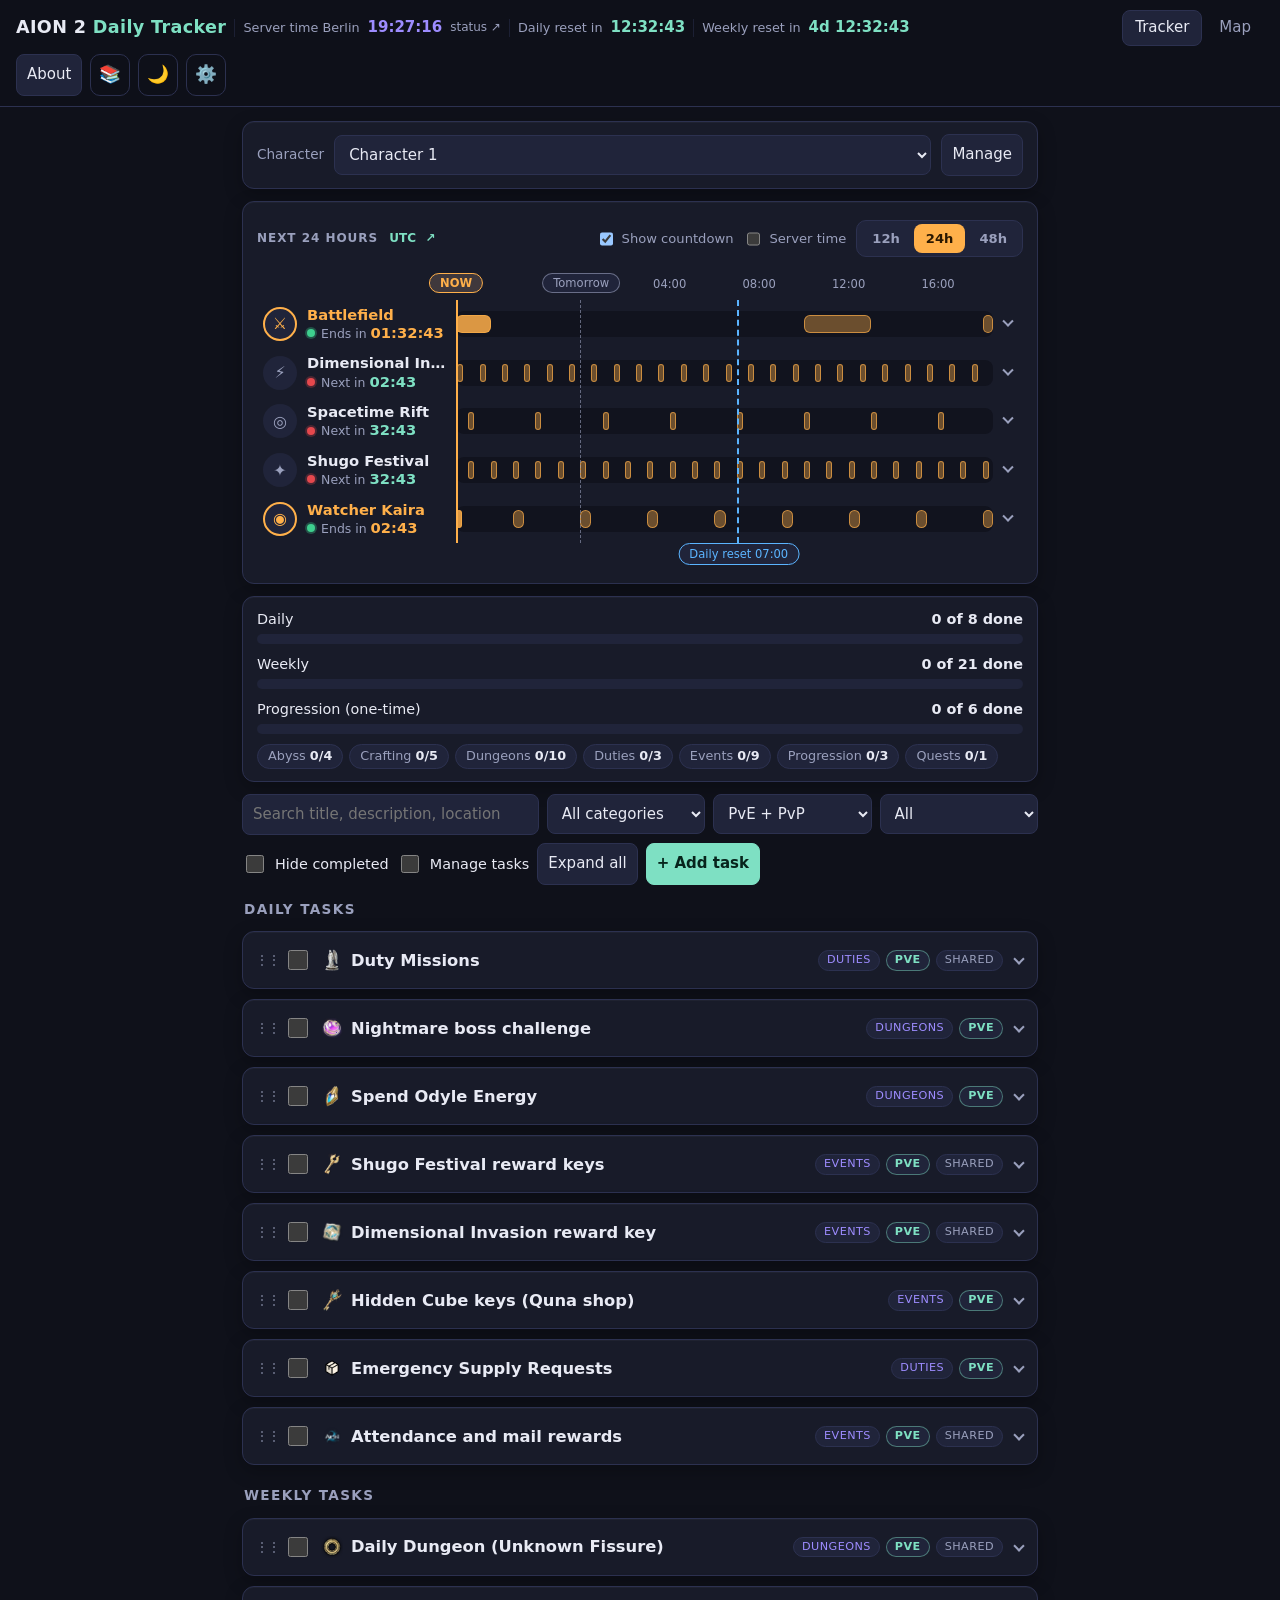
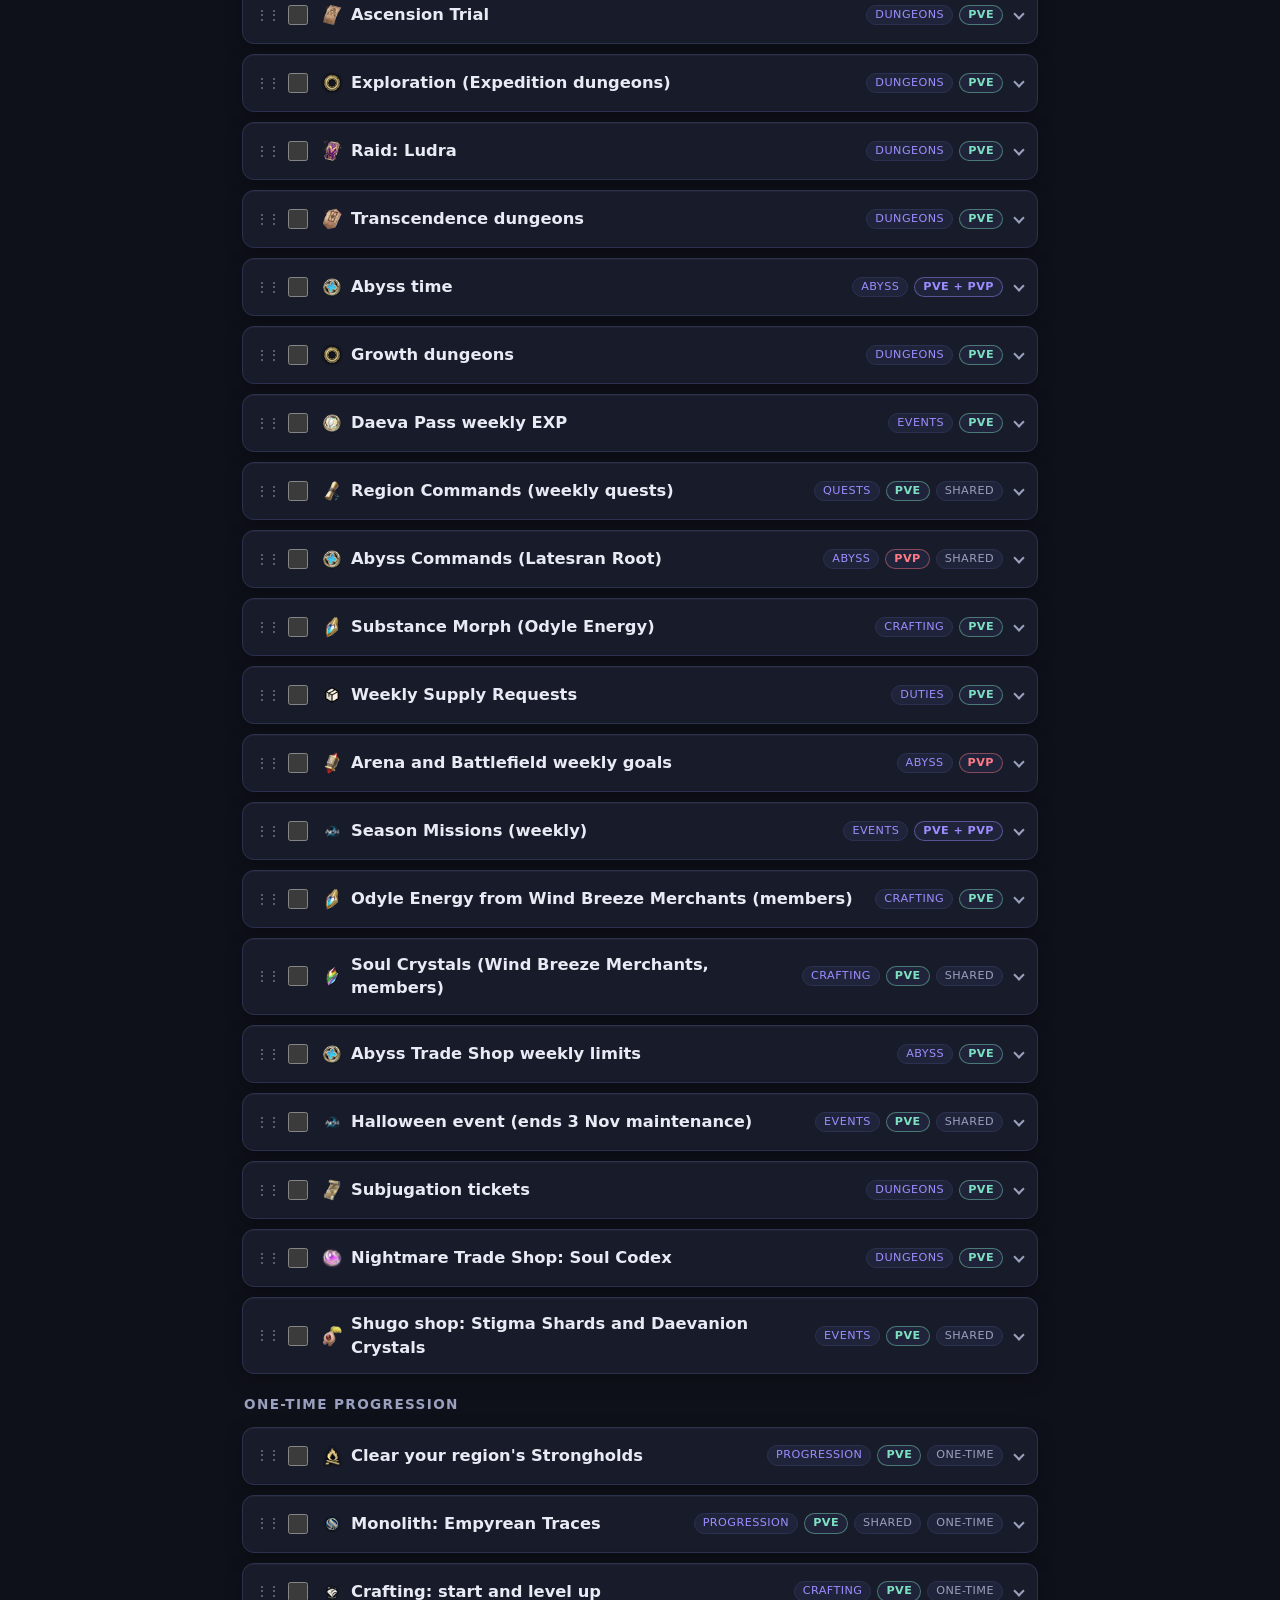
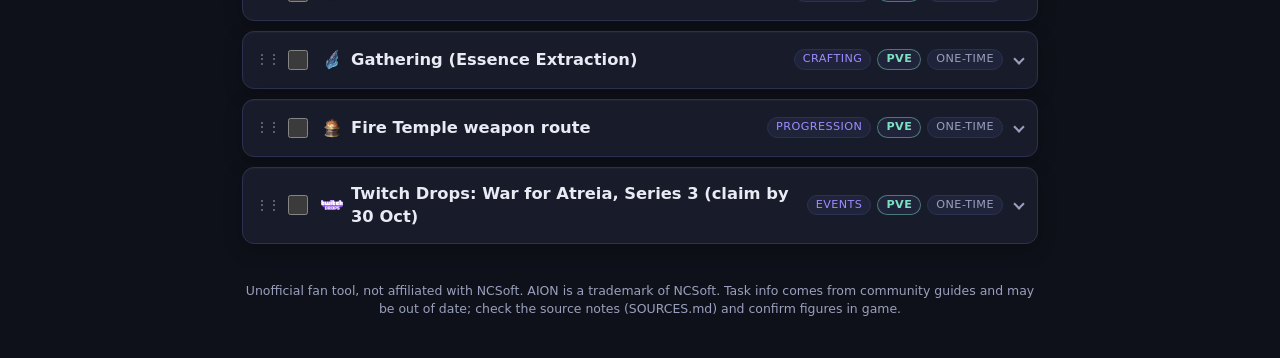
<file: index.html>
<!doctype html>
<html lang="en" data-theme="dark">
<head>
  <meta charset="utf-8">
  <!-- Google tag (gtag.js) -->
  <script async src="https://www.googletagmanager.com/gtag/js?id=G-PQ1DMJJP21"></script>
  <script>
    window.dataLayer = window.dataLayer || [];
    function gtag(){dataLayer.push(arguments);}
    gtag('js', new Date());

    gtag('config', 'G-PQ1DMJJP21');
  </script>
  <meta name="viewport" content="width=device-width, initial-scale=1">
  <title>AION 2 Daily Tracker</title>
  <meta name="description" content="Personal daily and weekly task tracker for AION 2, per character. Unofficial fan tool.">
  <meta name="color-scheme" content="dark light">
  <link rel="icon" href="data:image/svg+xml,%3Csvg xmlns='http://www.w3.org/2000/svg' viewBox='0 0 32 32'%3E%3Crect width='32' height='32' rx='7' fill='%232a2f45'/%3E%3Cpath d='M9 17l5 5 9-12' fill='none' stroke='%237ee0c3' stroke-width='3.5' stroke-linecap='round' stroke-linejoin='round'/%3E%3C/svg%3E">
  <link rel="stylesheet" href="css/style.css?v=48">
  <link rel="stylesheet" href="css/timeline.css?v=48">
</head>
<body>
  <header class="topbar">
    <h1>AION 2 <span>Daily Tracker</span></h1>
    <div class="srvclock">
      <span class="sep" aria-hidden="true"></span><span class="lbl">Server time <span id="serverLbl"></span></span><strong id="serverTime">--:--:--</strong><a class="statuslink" id="statusLink" href="https://aion2helper.com/status/" target="_blank" rel="noopener" title="Live server status on aion2helper.com" aria-label="Server status (opens aion2helper.com in a new tab)">status &#8599;</a>
      <span class="sep" aria-hidden="true"></span><span class="lbl">Daily reset in</span><strong id="dailyCd">--:--:--</strong>
      <span class="sep" aria-hidden="true"></span><span class="lbl">Weekly reset in</span><strong id="weeklyCd">--</strong>
    </div>
    <nav class="tabs" aria-label="Views">
      <button id="tabTracker" class="tab active" type="button">Tracker</button>
      <button id="tabMap" class="tab" type="button">Map</button>
    </nav>
    <div class="topbar-actions">
      <a class="btn about-link" href="about.html" title="About this site: what it stores and what to know">About</a>
      <button id="resBtn" class="icon-btn" type="button" aria-label="Resources" title="Resources">📚</button>
      <button id="themeBtn" class="icon-btn" type="button" aria-label="Toggle light/dark theme" title="Toggle theme">🌙</button>
      <button id="settingsBtn" class="icon-btn" type="button" aria-label="Settings" title="Settings">⚙️</button>
    </div>
  </header>

  <main class="wrap" id="trackerView">
    <section class="card charbar" aria-label="Character">
      <label for="charSelect">Character</label>
      <select id="charSelect"></select>
      <button id="charsBtn" class="btn" type="button">Manage</button>
    </section>

    <section class="card tl" aria-label="Event timeline">
      <div class="tl-head">
        <span class="tl-title">NEXT <span id="rangeTxt">24</span> HOURS <span class="tl-zone" id="tlZone"></span> <a class="tl-src" href="https://shugo.gg/timers" target="_blank" rel="noopener" title="Event times from shugo.gg" aria-label="Event times from shugo.gg (opens in a new tab)">&#8599;</a></span>
        <label class="tl-cd"><input type="checkbox" id="cdToggle" checked> Show countdown</label>
        <label class="tl-cd" title="Show the timeline on your server region's clock instead of your display timezone"><input type="checkbox" id="srvToggle"> Server time</label>
        <div class="seg" role="group" aria-label="Range">
          <button type="button" data-range="12">12h</button>
          <button type="button" data-range="24">24h</button>
          <button type="button" data-range="48">48h</button>
        </div>
      </div>
      <div class="tl-scroll" id="tlScroll"><div class="tl-inner">
        <div class="tl-axis"><div class="tl-axis-track" id="axis"></div></div>
        <div class="tl-body" id="rows"></div>
      </div></div>
    </section>

    <section class="card" aria-label="Progress">
      <div class="prog">
        <div class="prog-head"><span>Daily</span><strong id="dailyTxt"></strong></div>
        <div class="bar"><div id="dailyBar"></div></div>
      </div>
      <div class="prog">
        <div class="prog-head"><span>Weekly</span><strong id="weeklyTxt"></strong></div>
        <div class="bar weekly"><div id="weeklyBar"></div></div>
      </div>
      <div class="prog">
        <div class="prog-head"><span>Progression (one-time)</span><strong id="onceTxt"></strong></div>
        <div class="bar once"><div id="onceBar"></div></div>
      </div>
      <div id="catChips" class="chips" aria-label="Progress by category"></div>
      <p id="resetNote" class="note"></p>
    </section>

    <section class="toolbar" aria-label="Filters">
      <input id="search" type="search" placeholder="Search title, description, location" aria-label="Search tasks">
      <select id="fCategory" aria-label="Filter by category"></select>
      <select id="fMode" aria-label="Filter by PvE or PvP">
        <option value="all">PvE + PvP</option>
        <option value="pve">PvE</option>
        <option value="pvp">PvP</option>
      </select>
      <select id="fStatus" aria-label="Filter by status">
        <option value="all">All</option>
        <option value="todo">Not done</option>
        <option value="done">Done</option>
      </select>
      <label class="check"><input id="fHide" type="checkbox"> Hide completed</label>
      <label class="check"><input id="manage" type="checkbox"> Manage tasks</label>
      <button id="toggleAll" class="btn" type="button">Expand all</button>
      <button id="addTask" class="btn primary" type="button">+ Add task</button>
    </section>

    <div id="list"></div>

    <footer class="foot">
      Unofficial fan tool, not affiliated with NCSoft. AION is a trademark of NCSoft. Task info comes from community guides and may be out of date;
      check the source notes (SOURCES.md) and confirm figures in game.
    </footer>
  </main>

  <main class="wrap mapwrap" id="mapView" hidden>
    <section class="card">
      <div class="mapbar">
        <label for="mapSel">Map</label>
        <select id="mapSel"></select>
        <a id="mapOpen" class="btn" target="_blank" rel="noopener noreferrer">Open in new tab &#8599;</a>
      </div>
      <div class="mapsearch">
        <input id="mapQ" type="search" placeholder="Find on map: gems, stronghold, hidden cube, ore, crafting..." aria-label="Find something on the map">
        <select id="mapFaction" aria-label="Faction map">
          <option value="verteron">Verteron (Elyos)</option>
          <option value="altgard">Altgard (Asmodian)</option>
        </select>
      </div>
      <div id="mapResults" class="chips" aria-live="polite"></div>
      <p id="mapNote" class="note"></p>
    </section>
    <div id="mapFrameWrap" class="mapframe"></div>
    <p class="foot">Maps are third-party sites shown in a frame, not copied. All map data and artwork belong to their owners.</p>
  </main>

  <dialog id="taskDlg">
    <form method="dialog" id="taskForm" class="form">
      <h2 id="taskDlgTitle">Task</h2>
      <label>Title <input name="title" required maxlength="200"></label>
      <label>Description <textarea name="description" rows="3" maxlength="1000"></textarea></label>
      <label>Location (zone, NPC or menu path) <input name="location" maxlength="300"></label>
      <label>Guide URL <input name="guideUrl" type="url" placeholder="https://"></label>
      <div class="row2">
        <label>Category <input name="category" list="catList" required maxlength="60"></label>
        <label>Resets
          <select name="resetType"><option value="daily">Daily</option><option value="weekly">Weekly</option><option value="once">One-time</option></select>
        </label>
      </div>
      <label>Map layer (adds a "Map" button to the task)
        <select name="mapLayer" id="mapLayerSel"></select>
      </label>
      <label>Content type
        <select name="mode"><option value="pve">PvE</option><option value="pvp">PvP</option><option value="both">PvE and PvP</option></select>
      </label>
      <label>Limit is
        <select name="scope"><option value="character">Per character</option><option value="server">Per server (shared by all characters)</option></select>
      </label>
      <label>How to complete (one step per line)
        <textarea name="steps" rows="4" placeholder="Step 1&#10;Step 2"></textarea></label>
      <label>Video guides (YouTube links are embedded; one per line as <code>Label | URL</code> or just a URL)
        <textarea name="videos" rows="3" placeholder="My video | https://www.youtube.com/watch?v=..."></textarea></label>
      <label>More guide links (articles, wikis; one per line as <code>Label | URL</code> or just a URL)
        <textarea name="links" rows="3" placeholder="My YouTube guide | https://youtube.com/watch?v=..."></textarea></label>
      <label>Source (optional note) <input name="source" maxlength="300"></label>
      <label class="check"><input name="verified" type="checkbox"> Verified against a source</label>
      <datalist id="catList"></datalist>
      <div class="actions">
        <button type="button" class="btn" data-close>Cancel</button>
        <button type="submit" class="btn primary" value="save">Save</button>
      </div>
    </form>
  </dialog>

  <dialog id="charDlg">
    <div class="form">
      <h2>Characters</h2>
      <ul id="charList" class="charlist"></ul>
      <form id="charAddForm" class="inline">
        <input id="charNew" placeholder="New character name" maxlength="60" required aria-label="New character name">
        <button class="btn primary" type="submit">Add</button>
      </form>
      <div class="actions"><button type="button" class="btn" data-close>Close</button></div>
    </div>
  </dialog>

  <dialog id="resDlg">
    <div class="form">
      <h2>Resources</h2>
      <p class="note">Your reference library: databases, maps, timers, guides and videos. Add your own; they are saved and included in exports.</p>
      <ul id="resList" class="reslist"></ul>
      <form id="resAddForm" class="form" style="padding:0">
        <input id="resLabel" placeholder="Label (optional)" maxlength="100" aria-label="Label">
        <input id="resUrl" type="url" placeholder="https://..." required aria-label="URL">
        <button class="btn primary" type="submit">Add resource</button>
      </form>
      <div class="actions">
        <button type="button" class="btn" id="resRestore">Restore defaults</button>
        <button type="button" class="btn" data-close>Close</button>
      </div>
    </div>
  </dialog>

  <dialog id="settingsDlg">
    <div class="form">
      <h2>Settings</h2>
      <label>My server region <select id="sRegion"></select></label>
      <label>My server <select id="sServer"></select></label>
      <label>Server status page <select id="sStatusSite"></select></label>
      <p class="note" id="sServerNote"></p>
      <label>Display timezone <select id="sTz"></select></label>
      <p class="note" id="sResetInfo"></p>
      <button type="button" class="btn" id="sUnlock">Change reset time...</button>
      <div id="sResetEdit" class="form" style="padding:0" hidden>
        <div class="row2">
          <label>Daily reset time (UTC) <input id="sTime" type="time" required></label>
          <label>Weekly reset day (UTC) <select id="sDay"></select></label>
        </div>
        <button type="button" class="btn" id="sRestoreReset">Restore 07:00 UTC, Wednesday</button>
      </div>
      <hr>
      <h3>Data</h3>
      <div class="inline wrap-btns">
        <button type="button" class="btn" id="exportBtn">Export JSON</button>
        <button type="button" class="btn" id="importBtn">Import JSON</button>
        <input id="importFile" type="file" accept="application/json,.json" hidden>
      </div>
      <button type="button" class="btn" id="restoreSeed">Reset default tasks to original list</button>
      <button type="button" class="btn danger" id="wipeBtn">Erase all data</button>
      <p id="sMsg" class="note" role="status"></p>
      <div class="actions"><button type="button" class="btn primary" data-close>Done</button></div>
    </div>
  </dialog>

  <script src="js/seed.js?v=48"></script>
  <script src="js/servers.js?v=48"></script>
  <script src="js/time.js?v=48"></script>
  <script src="js/store.js?v=48"></script>
  <script src="js/maps.js?v=48"></script>
  <script src="js/timeline.js?v=48"></script>
  <script src="js/app.js?v=48"></script>
</body>
</html>
</file>
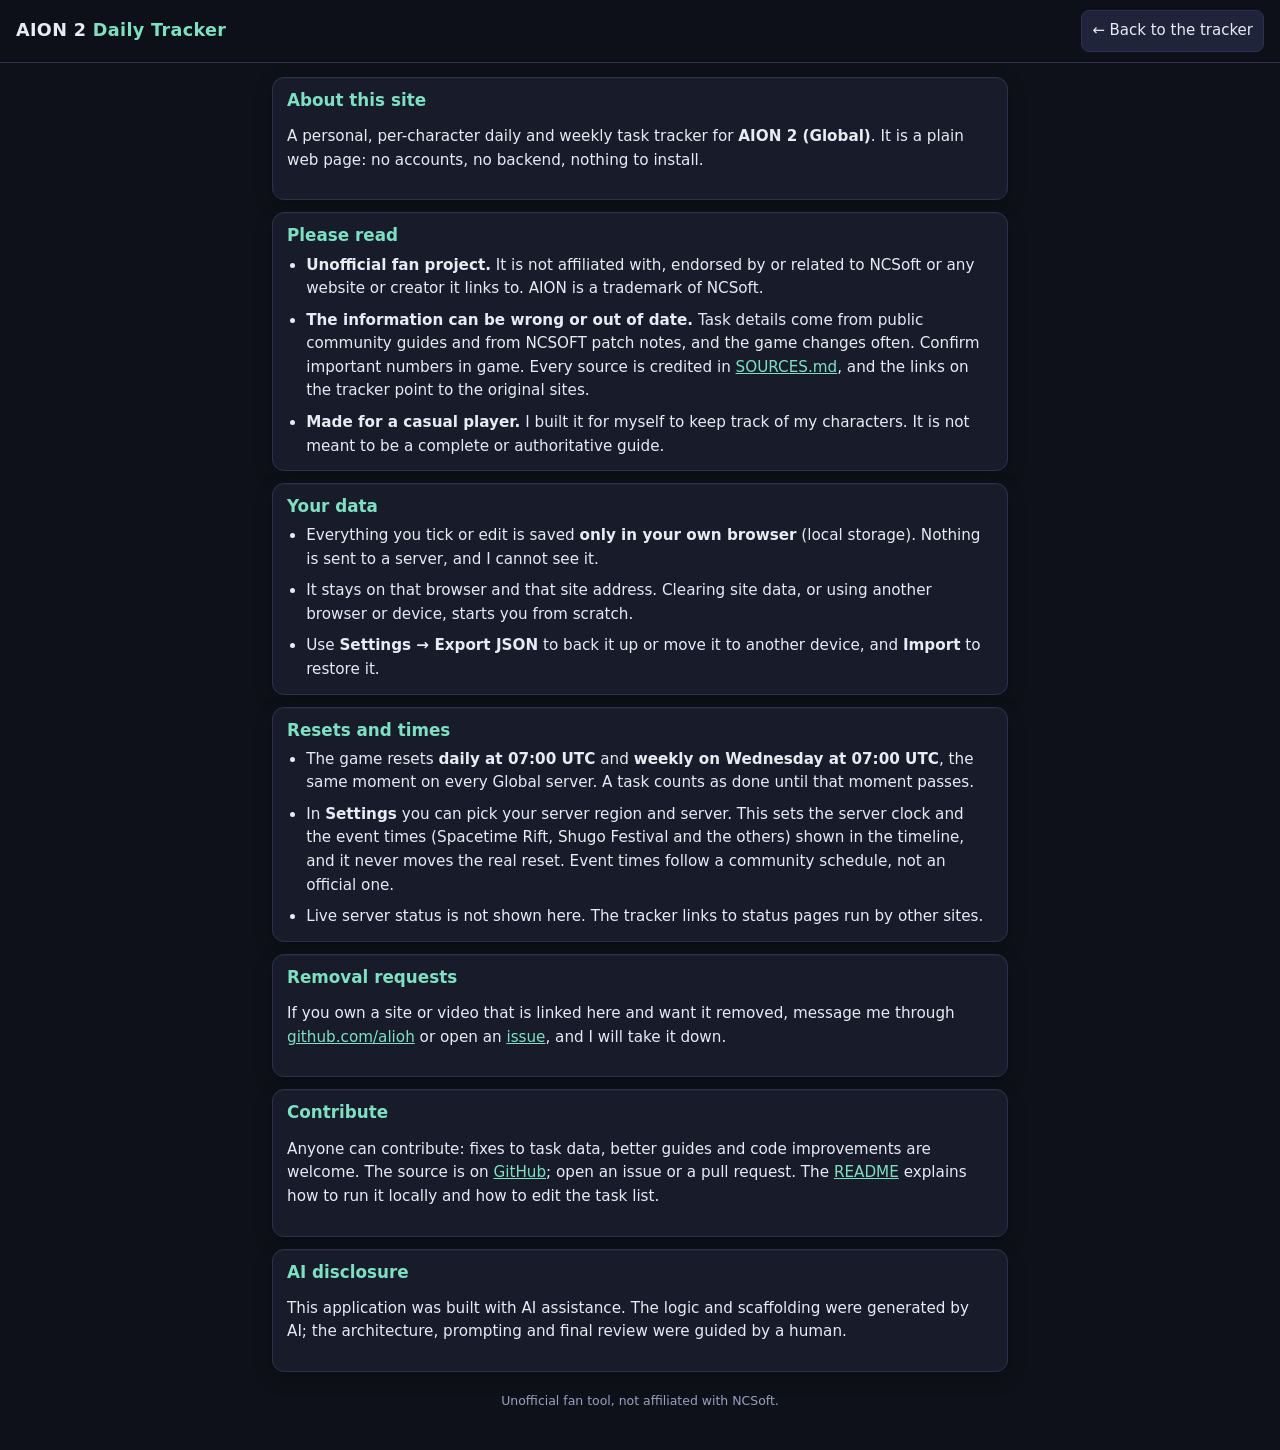
<file: about.html>
<!doctype html>
<html lang="en" data-theme="dark">
<head>
  <meta charset="utf-8">
  <!-- Google tag (gtag.js) -->
  <script async src="https://www.googletagmanager.com/gtag/js?id=G-PQ1DMJJP21"></script>
  <script>
    window.dataLayer = window.dataLayer || [];
    function gtag(){dataLayer.push(arguments);}
    gtag('js', new Date());

    gtag('config', 'G-PQ1DMJJP21');
  </script>
  <meta name="viewport" content="width=device-width, initial-scale=1">
  <title>About - AION 2 Daily Tracker</title>
  <meta name="description" content="What the AION 2 Daily Tracker is, what it stores, and what to know before relying on it. Unofficial fan tool.">
  <meta name="color-scheme" content="dark light">
  <link rel="icon" href="data:image/svg+xml,%3Csvg xmlns='http://www.w3.org/2000/svg' viewBox='0 0 32 32'%3E%3Crect width='32' height='32' rx='7' fill='%232a2f45'/%3E%3Cpath d='M9 17l5 5 9-12' fill='none' stroke='%237ee0c3' stroke-width='3.5' stroke-linecap='round' stroke-linejoin='round'/%3E%3C/svg%3E">
  <link rel="stylesheet" href="css/style.css?v=44">
</head>
<body>
  <script>
    try { var st = JSON.parse(localStorage.getItem('aion2-daily-tracker-v1') || '{}'); if (st.settings && st.settings.theme === 'light') document.documentElement.dataset.theme = 'light'; } catch (e) { /* default dark */ }
  </script>
  <header class="topbar">
    <h1>AION 2 <span>Daily Tracker</span></h1>
    <div class="topbar-actions"><a class="btn" href="index.html">&larr; Back to the tracker</a></div>
  </header>

  <main class="wrap about">
    <section class="card">
      <h2>About this site</h2>
      <p>A personal, per-character daily and weekly task tracker for <strong>AION 2 (Global)</strong>. It is a plain web page: no accounts, no backend, nothing to install.</p>
    </section>

    <section class="card">
      <h2>Please read</h2>
      <ul>
        <li><strong>Unofficial fan project.</strong> It is not affiliated with, endorsed by or related to NCSoft or any website or creator it links to. AION is a trademark of NCSoft.</li>
        <li><strong>The information can be wrong or out of date.</strong> Task details come from public community guides and from NCSOFT patch notes, and the game changes often. Confirm important numbers in game. Every source is credited in <a href="https://github.com/alioh/aion2/blob/main/SOURCES.md" target="_blank" rel="noopener">SOURCES.md</a>, and the links on the tracker point to the original sites.</li>
        <li><strong>Made for a casual player.</strong> I built it for myself to keep track of my characters. It is not meant to be a complete or authoritative guide.</li>
      </ul>
    </section>

    <section class="card">
      <h2>Your data</h2>
      <ul>
        <li>Everything you tick or edit is saved <strong>only in your own browser</strong> (local storage). Nothing is sent to a server, and I cannot see it.</li>
        <li>It stays on that browser and that site address. Clearing site data, or using another browser or device, starts you from scratch.</li>
        <li>Use <strong>Settings &rarr; Export JSON</strong> to back it up or move it to another device, and <strong>Import</strong> to restore it.</li>
      </ul>
    </section>

    <section class="card">
      <h2>Resets and times</h2>
      <ul>
        <li>The game resets <strong>daily at 07:00 UTC</strong> and <strong>weekly on Wednesday at 07:00 UTC</strong>, the same moment on every Global server. A task counts as done until that moment passes.</li>
        <li>In <strong>Settings</strong> you can pick your server region and server. This sets the server clock and the event times (Spacetime Rift, Shugo Festival and the others) shown in the timeline, and it never moves the real reset. Event times follow a community schedule, not an official one.</li>
        <li>Live server status is not shown here. The tracker links to status pages run by other sites.</li>
      </ul>
    </section>

    <section class="card">
      <h2>Removal requests</h2>
      <p>If you own a site or video that is linked here and want it removed, message me through <a href="https://github.com/alioh" target="_blank" rel="noopener">github.com/alioh</a> or open an <a href="https://github.com/alioh/aion2/issues" target="_blank" rel="noopener">issue</a>, and I will take it down.</p>
    </section>

    <section class="card">
      <h2>Contribute</h2>
      <p>Anyone can contribute: fixes to task data, better guides and code improvements are welcome. The source is on <a href="https://github.com/alioh/aion2" target="_blank" rel="noopener">GitHub</a>; open an issue or a pull request. The <a href="https://github.com/alioh/aion2#readme" target="_blank" rel="noopener">README</a> explains how to run it locally and how to edit the task list.</p>
    </section>

    <section class="card">
      <h2>AI disclosure</h2>
      <p>This application was built with AI assistance. The logic and scaffolding were generated by AI; the architecture, prompting and final review were guided by a human.</p>
    </section>

    <footer class="foot">Unofficial fan tool, not affiliated with NCSoft.</footer>
  </main>
</body>
</html>
</file>
<file: css/style.css>
:root {
  --bg: #0f111a; --surface: #181b29; --surface2: #20243a; --border: #2c3150;
  --text: #e8eaf4; --muted: #9aa0bd; --accent: #7ee0c3; --accent-ink: #07241c;
  --accent2: #9d8cff; --warn: #f2b84b; --warn-ink: #2b1d00; --danger: #ff7a85;
  --radius: 12px; --shadow: 0 1px 0 rgba(255,255,255,.03) inset, 0 6px 18px rgba(0,0,0,.25);
}
:root[data-theme="light"] {
  --bg: #f3f4fa; --surface: #ffffff; --surface2: #eceef8; --border: #d6d9ea;
  --text: #1a1d2e; --muted: #5b617f; --accent: #0f8a6d; --accent-ink: #ffffff;
  --accent2: #5a49d6; --warn: #b9770e; --warn-ink: #fff; --danger: #c93445;
  --shadow: 0 4px 14px rgba(30,40,90,.08);
}
* { box-sizing: border-box; }
html { color-scheme: dark; }
:root[data-theme="light"] { color-scheme: light; }
body {
  margin: 0; background: var(--bg); color: var(--text);
  font: 15px/1.45 system-ui, -apple-system, "Segoe UI", Roboto, sans-serif;
  -webkit-text-size-adjust: 100%;
}
h1, h2, h3 { margin: 0; line-height: 1.2; }
.topbar {
  position: sticky; top: 0; z-index: 5; display: flex; align-items: center; justify-content: space-between;
  padding: 10px 16px; background: color-mix(in srgb, var(--bg) 88%, transparent); backdrop-filter: blur(8px);
  border-bottom: 1px solid var(--border);
}
.topbar h1 { font-size: 1.1rem; letter-spacing: .02em; }
.topbar h1 span { color: var(--accent); }
.srvclock { display: flex; flex-wrap: wrap; align-items: center; gap: 4px 8px; margin-right: auto; }
.srvclock .sep { width: 1px; height: 1.2em; background: var(--border, currentColor); opacity: .5; }
.srvclock .lbl { color: var(--muted); font-size: .8rem; }
.srvclock strong { color: var(--accent); font-variant-numeric: tabular-nums; }
.srvclock #serverTime { color: var(--accent2); }
.statuslink { font-size: .75rem; color: var(--muted); text-decoration: none; }
.statuslink:hover { color: var(--accent); }
.topbar-actions { display: flex; gap: 8px; }
.wrap { max-width: 820px; margin: 0 auto; padding: 14px 12px 40px; display: grid; gap: 12px; }

.card { background: var(--surface); border: 1px solid var(--border); border-radius: var(--radius); padding: 12px 14px; box-shadow: var(--shadow); }
.charbar { display: flex; align-items: center; gap: 10px; }
.charbar label { color: var(--muted); font-size: .85rem; }
.charbar select { flex: 1; min-width: 0; }

.resets { display: grid; grid-template-columns: 1fr 1fr; gap: 8px 12px; }
.reset { display: grid; }
.reset.wide { grid-column: 1 / -1; }
.events { display: grid; gap: 4px; margin-top: 4px; }
.evrow { display: flex; justify-content: space-between; gap: 8px; font-size: .92rem; }
.dot { display: inline-block; width: .65em; height: .65em; margin-right: 8px; border-radius: 50%; background: #e5484d; box-shadow: 0 0 0 2px rgba(229,72,77,.25); }
.dot.on { background: #3ecf8e; box-shadow: 0 0 0 2px rgba(62,207,142,.3); }
.evrow strong.closes { color: #ff6b6f; }
.legend { margin-top: 6px; }
.legend { display: flex; align-items: center; flex-wrap: wrap; gap: 4px 10px; }
.legend .dot { margin-right: 4px; }
.legend .sep { width: 1px; height: 1.1em; background: var(--border); }
.evrow strong { font-size: 1rem; }
.reset .lbl { color: var(--muted); font-size: .8rem; }
.reset strong { font-size: 1.35rem; font-variant-numeric: tabular-nums; color: var(--accent); }
.note { grid-column: 1 / -1; margin: 0; color: var(--muted); font-size: .82rem; }
.warnbox { background: color-mix(in srgb, var(--warn) 14%, transparent); border: 1px solid color-mix(in srgb, var(--warn) 45%, transparent); border-radius: 8px; padding: 8px 10px; }

.prog { margin-bottom: 10px; }
.prog-head { display: flex; justify-content: space-between; font-size: .9rem; margin-bottom: 4px; }
.bar { height: 10px; background: var(--surface2); border-radius: 99px; overflow: hidden; }
.bar > div { height: 100%; width: 0; background: var(--accent); border-radius: 99px; transition: width .25s; }
.bar.weekly > div { background: var(--accent2); }
.chips { display: flex; flex-wrap: wrap; gap: 6px; }
.chip { background: var(--surface2); border: 1px solid var(--border); border-radius: 99px; padding: 2px 10px; font-size: .8rem; color: var(--muted); }
.chip b { color: var(--text); }
.chip.full { border-color: var(--accent); }

.toolbar { display: flex; flex-wrap: wrap; gap: 8px; align-items: center; }
.toolbar input[type=search] { flex: 1 1 100%; }
.toolbar select { flex: 1 1 140px; min-width: 0; }

input, select, textarea, .btn {
  font: inherit; color: var(--text); background: var(--surface2); border: 1px solid var(--border);
  border-radius: 8px; padding: 9px 10px; min-height: 40px;
}
input[type=search], .form input:not([type=checkbox]), .form textarea, .form select { width: 100%; }
textarea { resize: vertical; }
:focus-visible { outline: 2px solid var(--accent); outline-offset: 2px; }
.check { display: inline-flex; align-items: center; gap: 8px; font-size: .9rem; cursor: pointer; min-height: 40px; }
.check input { width: 18px; height: 18px; min-height: 0; accent-color: var(--accent); }

.btn { cursor: pointer; display: inline-flex; align-items: center; justify-content: center; gap: 6px; text-decoration: none; }
.btn:hover:not(:disabled) { border-color: var(--accent); }
.btn:disabled { opacity: .4; cursor: not-allowed; }
.btn.primary { background: var(--accent); color: var(--accent-ink); border-color: var(--accent); font-weight: 600; }
.btn.danger { color: var(--danger); }
.btn.sm { min-height: 34px; padding: 4px 10px; font-size: .85rem; }
.btn.disabled { opacity: .45; cursor: default; }
.icon-btn { width: 40px; padding: 0; background: transparent; border: 1px solid var(--border); border-radius: 10px; cursor: pointer; font-size: 1.1rem; }

.group { display: grid; gap: 10px; margin-bottom: 18px; }
.group h2 { font-size: .85rem; letter-spacing: .1em; text-transform: uppercase; color: var(--muted); padding: 4px 2px; }
.task { background: var(--surface); border: 1px solid var(--border); border-radius: var(--radius); box-shadow: var(--shadow); }
.task.done { opacity: .6; }
.task.done .ttext { text-decoration: line-through; }
.thead { display: flex; align-items: center; gap: 10px; padding: 10px 12px; }
.ttitle { flex: 1; min-width: 0; display: flex; align-items: center; gap: 8px; text-align: left; background: none; border: 0; color: inherit; font: inherit; font-weight: 600; font-size: 1.02rem; cursor: pointer; padding: 4px 0; min-height: 36px; }
.ttext { min-width: 0; overflow-wrap: anywhere; }
.chev { flex: none; width: 8px; height: 8px; margin: 0 4px 2px 2px; border-right: 2px solid var(--muted); border-bottom: 2px solid var(--muted); transform: rotate(45deg); transition: transform .15s; }
.task.open .chev { transform: rotate(-135deg) translate(-2px, -2px); margin-bottom: 0; }
.ttitle:hover .chev, .rchev:hover .chev { border-color: var(--text); }
.rchev { order: 2; flex: none; background: none; border: 0; padding: 8px 6px; margin: -8px -4px; cursor: pointer; }
.rchev .chev { display: block; margin: 0 0 2px; }
.task.open .rchev .chev { margin-bottom: 0; }
.thead .badges { margin: 0; flex: none; justify-content: flex-end; max-width: 46%; }
.tbody { padding: 0 12px 12px 54px; }
@media (max-width: 520px) {
  .thead { flex-wrap: wrap; row-gap: 2px; }
  .thead .badges { flex-basis: 100%; max-width: none; justify-content: flex-start; padding-left: 66px; order: 3; }
  .tbody { padding-left: 12px; }
}
.task.is-hidden { border-style: dashed; opacity: .55; }
.badge.mode { border: 1px solid transparent; font-weight: 700; }
.badge.mode.pve { color: var(--accent); border-color: color-mix(in srgb, var(--accent) 45%, transparent); }
.badge.mode.pvp { color: var(--danger); border-color: color-mix(in srgb, var(--danger) 45%, transparent); }
.badge.mode.both { color: var(--accent2); border-color: color-mix(in srgb, var(--accent2) 45%, transparent); }
.grip { flex: none; width: 18px; padding: 4px 0; background: none; border: 0; color: var(--muted); font-size: .9rem; line-height: 1; letter-spacing: -2px; cursor: grab; touch-action: none; user-select: none; opacity: .7; }
.grip:hover, .grip:focus-visible { color: var(--accent); opacity: 1; }
.task.dragging { opacity: .45; }
.task.dragging .grip { cursor: grabbing; }
.task.drop-before { box-shadow: 0 -3px 0 0 var(--accent); }
.task.drop-after { box-shadow: 0 3px 0 0 var(--accent); }
.tick { display: grid; place-items: center; width: 28px; flex: none; cursor: pointer; }
.tick input { width: 20px; height: 20px; min-height: 0; accent-color: var(--accent); cursor: pointer; }
.body { min-width: 0; flex: 1; }
.task h3 { font-size: 1.02rem; }
.badges { display: flex; flex-wrap: wrap; gap: 6px; margin: 6px 0; }
.badge { font-size: .7rem; padding: 1px 8px; border-radius: 99px; background: var(--surface2); border: 1px solid var(--border); color: var(--muted); text-transform: uppercase; letter-spacing: .04em; }
.badge.cat { color: var(--accent2); }
.badge.warn { background: color-mix(in srgb, var(--warn) 20%, transparent); border-color: var(--warn); color: var(--warn); }
.desc { margin: 4px 0; color: var(--text); }
.loc { margin: 4px 0; color: var(--muted); font-size: .88rem; overflow-wrap: anywhere; }
.loc.missing { font-style: italic; opacity: .8; }
.row-actions { display: flex; flex-wrap: wrap; align-items: center; gap: 8px; margin-top: 8px; }
.tools { display: flex; flex-wrap: wrap; gap: 6px; }
.empty { text-align: center; color: var(--muted); padding: 24px; }
.foot { color: var(--muted); font-size: .78rem; text-align: center; padding-top: 8px; }

dialog { color: var(--text); background: var(--surface); border: 1px solid var(--border); border-radius: 14px; padding: 0; width: min(520px, calc(100vw - 24px)); max-height: calc(100dvh - 24px); }
dialog::backdrop { background: rgba(0,0,0,.6); }
.form { display: grid; gap: 12px; padding: 16px; }
.form h2 { font-size: 1.15rem; }
.form h3 { font-size: .95rem; color: var(--muted); }
.form label { display: grid; gap: 4px; font-size: .85rem; color: var(--muted); }
.form label.check { display: inline-flex; color: var(--text); }
.form hr { width: 100%; border: 0; border-top: 1px solid var(--border); margin: 4px 0; }
.row2 { display: grid; grid-template-columns: 1fr 1fr; gap: 10px; }
.actions { display: flex; justify-content: flex-end; gap: 8px; }
.inline { display: flex; gap: 8px; }
.inline input { flex: 1; min-width: 0; }
.wrap-btns { flex-wrap: wrap; }
.charlist { list-style: none; margin: 0; padding: 0; display: grid; gap: 8px; }
.charlist li { display: flex; gap: 8px; align-items: center; }
.cname { flex: 1; min-width: 0; overflow-wrap: anywhere; }

@media (max-width: 420px) {
  .row2 { grid-template-columns: 1fr; }
  .reset strong { font-size: 1.15rem; }
}
@media (min-width: 700px) {
  .toolbar input[type=search] { flex: 2 1 260px; }
}

.links { display: flex; flex-wrap: wrap; gap: 6px; margin-top: 8px; }
.linkchip { font-size: .78rem; color: var(--accent2); background: var(--surface2); border: 1px solid var(--border); border-radius: 99px; padding: 3px 10px; text-decoration: none; overflow-wrap: anywhere; }
.linkchip:hover { border-color: var(--accent2); }
.reslist { list-style: none; margin: 0; padding: 0; display: grid; gap: 6px; max-height: 40dvh; overflow: auto; }
.reslist li { display: flex; gap: 8px; align-items: center; justify-content: space-between; }
.reslist a { color: var(--accent2); overflow-wrap: anywhere; min-width: 0; }
code { background: var(--surface2); padding: 0 4px; border-radius: 4px; }

.mapicon { display: inline-flex; flex: none; width: 20px; height: 20px; vertical-align: middle; }
.mapicon svg { width: 100%; height: 100%; }
.btn .mapicon, .chip .mapicon { width: 18px; height: 18px; }
.tabs { display: flex; gap: 4px; }
.tab { font: inherit; color: var(--muted); background: transparent; border: 1px solid transparent; border-radius: 8px; padding: 6px 12px; cursor: pointer; min-height: 36px; }
.tab.active { color: var(--text); background: var(--surface2); border-color: var(--border); }
.bar.once > div { background: var(--warn); }
.steps, .vids-wrap { margin-top: 8px; border: 1px solid var(--border); border-radius: 8px; padding: 6px 10px; background: var(--surface2); }
.steps summary, .vids-wrap summary { cursor: pointer; font-size: .88rem; }
.steps ol { margin: 8px 0 4px; padding-left: 20px; display: grid; gap: 6px; font-size: .9rem; }
.carousel { display: flex; align-items: center; gap: 6px; margin-top: 8px; }
.vids { display: flex; gap: 12px; overflow-x: auto; scroll-snap-type: x mandatory; flex: 1; min-width: 0; padding-bottom: 4px; }
.vid { flex: 0 0 100%; scroll-snap-align: start; margin: 0; }
.vid iframe { width: 100%; aspect-ratio: 16 / 9; border: 0; border-radius: 8px; background: #000; display: block; }
.vid figcaption { font-size: .8rem; color: var(--muted); margin-top: 4px; overflow-wrap: anywhere; }
.vid figcaption a { color: var(--accent2); }
.vid-link { display: grid; place-items: center; aspect-ratio: 16 / 9; border: 1px dashed var(--border); border-radius: 8px; color: var(--accent2); text-decoration: none; }
.car { flex: none; width: 34px; padding: 0; font-size: 1.2rem; }
.mapwrap { max-width: 1200px; }
.mapbar { display: flex; flex-wrap: wrap; gap: 8px; align-items: center; }
.mapbar select { flex: 1 1 200px; min-width: 0; }
.mapframe { height: calc(100dvh - 230px); min-height: 360px; border: 1px solid var(--border); border-radius: var(--radius); overflow: hidden; background: var(--surface); }
.mapframe iframe { width: 100%; height: 100%; border: 0; display: block; }
.topbar { gap: 8px; flex-wrap: wrap; }
[hidden] { display: none !important; }
@media (max-width: 520px) { .topbar h1 span { display: none; } }

.mapsearch { display: flex; gap: 8px; margin-top: 8px; flex-wrap: wrap; }
.mapsearch input { flex: 2 1 220px; min-width: 0; }
.mapsearch select { flex: 1 1 160px; min-width: 0; }
#mapResults { margin-top: 8px; }
.chip.pick { cursor: pointer; color: var(--text); font: inherit; font-size: .85rem; }
.chip.pick:hover { border-color: var(--accent); }
.chip.pick.other { opacity: .7; }

.substeps { list-style: none; margin: 6px 0 4px; padding: 0; display: grid; gap: 6px; }
.substeps li { display: flex; align-items: center; gap: 10px; }
.substeps .ticon { width: 24px; justify-content: center; }
.substeps .ticon img { width: 24px; height: 24px; }
.dotmark { color: var(--muted); }
.ticon { display: inline-flex; align-items: center; flex: none; }
.ticon img { width: 22px; height: 22px; object-fit: contain; border-radius: 4px; }

.about { display: grid; gap: 12px; max-width: 760px; }
.about h2 { font-size: 1.05rem; margin: 0 0 8px; color: var(--accent); }
.about p, .about li { color: var(--text); line-height: 1.55; font-size: .95rem; }
.about ul { margin: 0; padding-left: 1.2rem; display: grid; gap: 8px; }
.about a { color: var(--accent); }
.about-link { text-decoration: none; }
</file>
<file: css/timeline.css>
/* Experimental event timeline page */
.tl { padding: 14px 14px 10px; --info: clamp(130px, 26%, 230px); --amber: #ffb04a; }
.tl-head { display: flex; justify-content: space-between; align-items: center; margin-bottom: 8px; }
.tl-title { font-size: .75rem; letter-spacing: .08em; color: var(--muted); font-weight: 700; }
.seg { display: inline-flex; background: var(--surface2); border: 1px solid var(--border); border-radius: 10px; padding: 3px; gap: 2px; }
.seg button { background: none; border: 0; color: var(--muted); padding: 5px 12px; border-radius: 8px; font: inherit; font-size: .82rem; font-weight: 600; cursor: pointer; }
.seg button.on { background: var(--amber); color: #2b1800; }

.tl-axis { display: grid; grid-template-columns: var(--info) 1fr 30px; height: 30px; }
.tl-axis-track { grid-column: 2; position: relative; }
.tl-tick { position: absolute; top: 6px; transform: translateX(-50%); font-size: .72rem; color: var(--muted); font-variant-numeric: tabular-nums; }
.tl-tick.now { top: 3px; color: var(--amber); font-weight: 700; padding: 1px 10px; border: 1px solid var(--amber); border-radius: 999px; background: color-mix(in srgb, var(--amber) 14%, var(--surface2)); }

.tl-body { position: relative; }
.tl-item { border-radius: 12px; }
.tl-item.open { background: var(--surface2); }
.tl-row { display: grid; grid-template-columns: var(--info) 1fr 30px; align-items: center; width: 100%; padding: 6px 0; gap: 0;
  background: none; border: 0; color: inherit; font: inherit; text-align: left; cursor: pointer; border-radius: 12px; }
.tl-row:hover { background: color-mix(in srgb, var(--surface2) 70%, transparent); }
.tl-info { display: flex; align-items: center; gap: 10px; padding-left: 6px; min-width: 0; }
.ico { flex: none; width: 34px; height: 34px; border-radius: 50%; display: grid; place-items: center; background: var(--surface2); color: var(--muted); border: 2px solid transparent; font-size: 1rem; }
.tl-item.live .ico { border-color: var(--amber); color: var(--amber); }
.tl-name { display: grid; min-width: 0; line-height: 1.25; }
.tl-name b { font-size: .92rem; overflow: hidden; text-overflow: ellipsis; white-space: nowrap; }
.tl-item.live .tl-name b { color: var(--amber); }
.tl-name small { color: var(--muted); font-size: .78rem; display: flex; align-items: center; gap: 0; white-space: nowrap; }
.tl-name small b { color: var(--accent); font-variant-numeric: tabular-nums; }
.tl-name small b.closes { color: #ff6b6f; }
.tl-name .dot { margin-right: 6px; }

.tl-track { position: relative; height: 26px; border-radius: 8px; background: color-mix(in srgb, var(--bg) 70%, transparent); overflow: hidden; }
.blk { position: absolute; top: 4px; bottom: 4px; border-radius: 6px; background: color-mix(in srgb, var(--amber) 38%, transparent); border: 1px solid color-mix(in srgb, var(--amber) 65%, transparent); }
.blk.run { background: color-mix(in srgb, var(--amber) 85%, transparent); }

.tl-detail { position: sticky; z-index: 1; background: var(--surface2); border-radius: 0 0 12px 12px; padding: 4px 12px 14px; }
.tl-meta { display: flex; align-items: center; gap: 8px; color: var(--muted); font-size: .82rem; margin-bottom: 6px; flex-wrap: wrap; }
.tag { background: var(--surface); border: 1px solid var(--border); border-radius: 6px; padding: 1px 7px; font-size: .7rem; font-weight: 700; letter-spacing: .05em; color: var(--text); }
.tl-detail p { margin: 0 0 10px; color: var(--muted); font-size: .88rem; max-width: 70ch; }
.tl-cards { display: flex; gap: 8px; flex-wrap: wrap; }
.tl-card { background: var(--surface); border: 1px solid var(--border); border-radius: 10px; padding: 8px 12px; min-width: 120px; display: grid; gap: 2px; }
.tl-card b { font-variant-numeric: tabular-nums; }
.tl-card b span { color: var(--muted); font-weight: 400; }
.tl-card small { color: var(--muted); }
.tl-card.live { border-color: var(--amber); }
.tl-card.live b { color: var(--amber); }

/* vertical guides drawn over the track column */
.tl-lines { position: absolute; top: 0; bottom: 0; left: var(--info); right: 30px; pointer-events: none; }
.vline { position: absolute; top: 0; bottom: 0; border-left: 1px dashed color-mix(in srgb, var(--muted) 60%, transparent); }
.vline em { position: absolute; top: -27px; left: 0; transform: translateX(-50%); font-style: normal; font-size: .72rem; color: var(--muted); white-space: nowrap; padding: 1px 10px; border: 1px solid color-mix(in srgb, var(--muted) 60%, transparent); border-radius: 999px; background: var(--surface2); }
.vline.nowline { border-left: 2px solid var(--amber); }
.vline.reset { border-left: 2px dashed #5bb4ff; }
.vline.reset em { top: auto; bottom: -22px; padding: 2px 10px; color: #5bb4ff; border-color: #5bb4ff; }
.tl-body { margin-bottom: 30px; }

.tl-head { gap: 10px; flex-wrap: wrap; }
.tl-title { margin-right: auto; }
.tl-src { color: var(--accent); text-decoration: none; margin-left: 4px; }
.tl-zone { margin-left: 6px; color: var(--accent); font-weight: 600; letter-spacing: 0; }
.tl-cd { display: inline-flex; align-items: center; gap: 6px; font-size: .82rem; color: var(--muted); cursor: pointer; }
.tl-chev { justify-self: center; width: 8px; height: 8px; border-right: 2px solid var(--muted); border-bottom: 2px solid var(--muted); transform: rotate(45deg) translate(-2px, -2px); transition: transform .15s; }
.tl-item.open .tl-chev { transform: rotate(-135deg) translate(-2px, -2px); }
.tl-row:hover .tl-chev { border-color: var(--text); }

/* Phones: the track gets a fixed width per hour and the card scrolls sideways; names stay pinned on the left. */
.tl, .tl-scroll { min-width: 0; max-width: 100%; }
.tl-scroll { overflow-x: auto; --pxh: 0px; scrollbar-width: thin; }
.tl-inner { min-width: calc(var(--info) + 30px + var(--hours, 24) * var(--pxh)); }
.tl-info { position: sticky; left: 0; z-index: 2; background: var(--surface); padding-right: 6px; }
.tl-item.open .tl-info { background: var(--surface2); }
.tl-detail { max-width: min(100%, calc(100vw - 64px)); left: 0; }
@media (max-width: 640px) {
  .tl { --info: 152px; }
  .tl-scroll { --pxh: 56px; padding-bottom: 6px; }
  .tl-name b { font-size: .85rem; }
  .tl-name small { font-size: .74rem; }
  .ico { width: 30px; height: 30px; }
}
</file>
